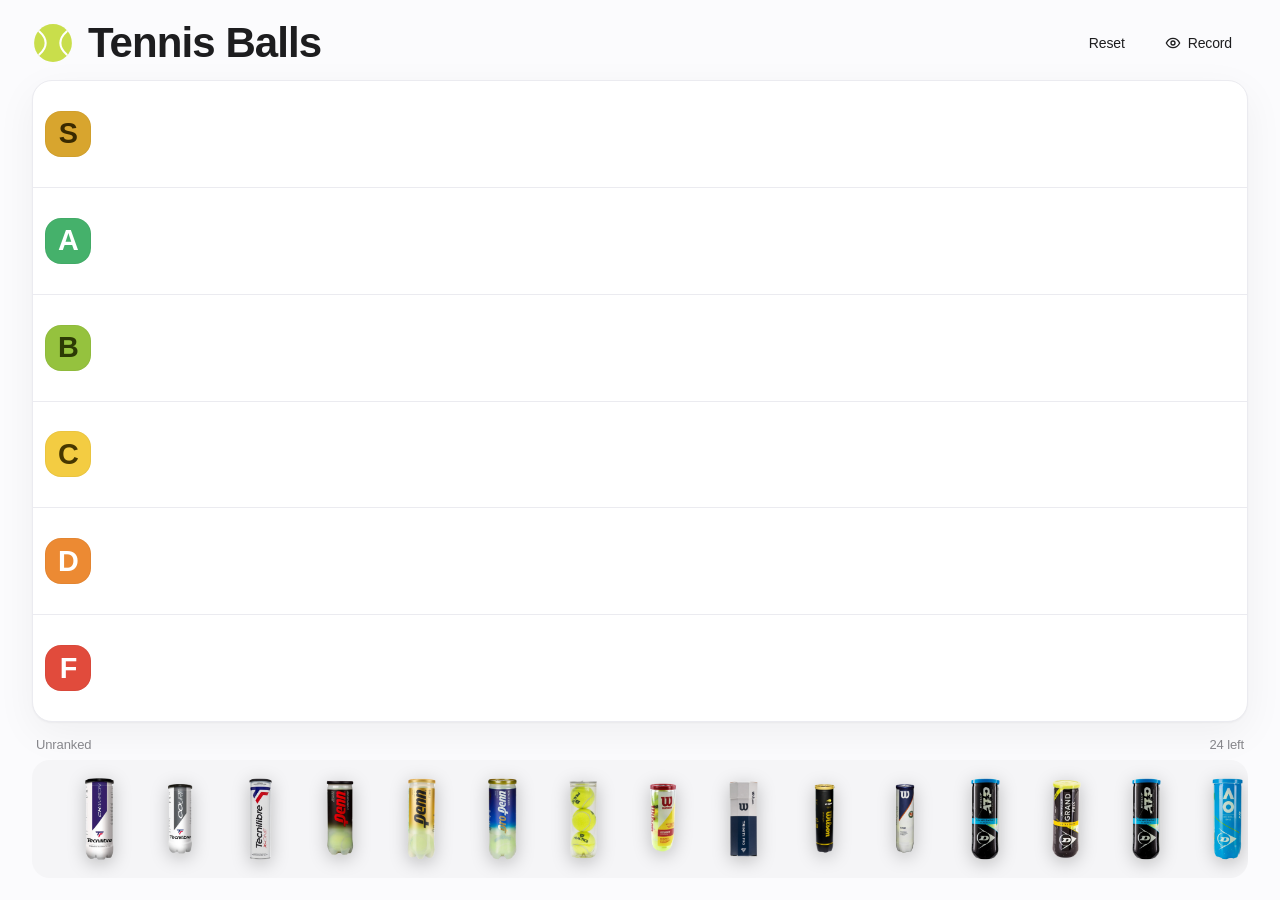
<file: index.html>
<!DOCTYPE html>
<html lang="en">
<head>
<meta charset="UTF-8">
<meta name="viewport" content="width=device-width, initial-scale=1.0">
<title>Tennis Balls</title>
<link rel="icon" href="data:image/svg+xml,%3Csvg xmlns='http://www.w3.org/2000/svg' viewBox='0 0 40 40'%3E%3Ccircle cx='20' cy='20' r='18' fill='%23C9DE4B'/%3E%3Cpath d='M7 9 C15 16 15 24 7 31' fill='none' stroke='%23fff' stroke-width='2' stroke-linecap='round'/%3E%3Cpath d='M33 9 C25 16 25 24 33 31' fill='none' stroke='%23fff' stroke-width='2' stroke-linecap='round'/%3E%3C/svg%3E">
<style>
  :root{
    --bg:#FBFBFD; --ink:#1D1D1F; --ink-2:#86868B; --hair:#EBEBF0;
    --card:#FFFFFF; --tray:#F5F5F7; --blue:#0071E3;
    --s:#D8A52E; --s-ink:#3A2A00;
    --a:#45B16B; --a-ink:#FFFFFF;
    --b:#95C23E; --b-ink:#2C3A05;
    --c:#F3CC42; --c-ink:#463700;
    --d:#EC8A33; --d-ink:#FFFFFF;
    --f:#E14B3C; --f-ink:#FFFFFF;
    --ease:cubic-bezier(.22,.61,.36,1);
    --canH:clamp(62px,9.2vh,112px);
  }
  *{box-sizing:border-box;}
  html,body{margin:0;padding:0;}
  body{
    font-family:-apple-system,BlinkMacSystemFont,"SF Pro Display","SF Pro Text","Segoe UI","Helvetica Neue",Arial,sans-serif;
    background:var(--bg); color:var(--ink); -webkit-font-smoothing:antialiased;
    text-rendering:optimizeLegibility; height:100vh; height:100dvh; overflow:hidden;
  }
  .wrap{max-width:none;width:100%;height:100vh;height:100dvh;margin:0 auto;padding:clamp(14px,2.4vh,24px) clamp(16px,2.5vw,36px);
    display:flex;flex-direction:column;}

  header{display:flex;align-items:center;justify-content:space-between;gap:20px;flex-wrap:wrap;
    flex:0 0 auto;margin-bottom:clamp(10px,1.8vh,18px);}
  .brand{display:flex;align-items:center;gap:14px;min-width:0;}
  .mark{width:42px;height:42px;flex:0 0 auto;}
  #title{font-size:clamp(26px,4vw,42px);font-weight:600;letter-spacing:-.022em;line-height:1;margin:0;outline:none;border-radius:8px;}
  #title:focus{box-shadow:0 0 0 4px rgba(0,113,227,.18);}
  .toolbar{display:flex;align-items:center;gap:8px;flex-wrap:wrap;}
  .btn{font-family:inherit;font-size:14px;font-weight:500;letter-spacing:-.01em;border:none;border-radius:980px;
    cursor:pointer;padding:9px 16px;color:var(--ink);background:transparent;
    transition:background .25s var(--ease),transform .15s var(--ease);display:inline-flex;align-items:center;gap:7px;}
  .btn:hover{background:rgba(0,0,0,.05);}
  .btn:active{transform:scale(.97);}
  .btn.primary{background:var(--ink);color:#fff;}
  .btn.primary:hover{background:#000;}
  .btn svg{width:16px;height:16px;}

  .board{background:var(--card);border:1px solid var(--hair);border-radius:20px;overflow:hidden;
    box-shadow:0 1px 2px rgba(0,0,0,.04),0 12px 40px rgba(0,0,0,.05);
    flex:1 1 auto;min-height:0;display:flex;flex-direction:column;}
  .tier{display:flex;align-items:stretch;gap:12px;padding:8px 12px;border-bottom:1px solid var(--hair);
    flex:1 1 0;min-height:0;}
  .tier:last-child{border-bottom:none;}
  .tile{flex:0 0 auto;width:clamp(46px,5vh,64px);aspect-ratio:1;align-self:center;border-radius:16px;
    display:flex;align-items:center;justify-content:center;font-size:clamp(24px,3.2vh,34px);font-weight:600;
    letter-spacing:-.03em;user-select:none;box-shadow:inset 0 0 0 1px rgba(0,0,0,.04);}
  .tier[data-tier="S"] .tile{background:var(--s);color:var(--s-ink);}
  .tier[data-tier="A"] .tile{background:var(--a);color:var(--a-ink);}
  .tier[data-tier="B"] .tile{background:var(--b);color:var(--b-ink);}
  .tier[data-tier="C"] .tile{background:var(--c);color:var(--c-ink);}
  .tier[data-tier="D"] .tile{background:var(--d);color:var(--d-ink);}
  .tier[data-tier="F"] .tile{background:var(--f);color:var(--f-ink);}
  .items{flex:1 1 auto;align-self:stretch;display:flex;flex-wrap:nowrap;align-items:center;
    gap:10px;min-width:0;overflow-x:auto;overflow-y:hidden;border-radius:12px;
    transition:background .2s var(--ease);scrollbar-width:thin;}
  .items.hot{background:rgba(0,113,227,.07);}

  .tray-wrap{flex:0 0 auto;margin-top:clamp(8px,1.6vh,16px);}
  .tray-label{font-size:13px;font-weight:500;color:var(--ink-2);letter-spacing:-.01em;margin:0 4px 8px;
    display:flex;justify-content:space-between;align-items:baseline;}
  .tray{background:var(--tray);border-radius:18px;padding:14px 22px;display:flex;flex-wrap:nowrap;
    align-items:flex-end;overflow-x:auto;overflow-y:hidden;transition:background .2s var(--ease);
    scrollbar-width:thin;min-height:calc(var(--canH) + 36px);}
  .tray.hot{background:#E9EAF0;}
  .tray:empty::before{content:"All ranked";margin:auto;font-size:14px;font-weight:500;
    color:var(--ink-2);letter-spacing:-.01em;}

  .chip{position:relative;display:inline-flex;align-items:flex-end;justify-content:center;cursor:grab;
    padding:4px;flex:0 0 auto;transition:transform .18s var(--ease);
    touch-action:pan-x;-webkit-user-select:none;user-select:none;}
  .chip img{height:var(--canH);width:auto;display:block;pointer-events:none;user-select:none;
    filter:drop-shadow(0 4px 9px rgba(0,0,0,.24));transition:filter .18s var(--ease);}
  /* Bottom tray: fan the cans into one row, in order, with a light
     overlap so each can stays easy to see and grab. */
  .tray .chip{margin-left:clamp(-20px,-0.8vw,-6px);}
  .tray .chip:first-child{margin-left:0;}
  .chip:hover{transform:translateY(-10px);z-index:20;}
  .chip:hover img{filter:drop-shadow(0 12px 20px rgba(0,0,0,.32));}
  .chip.dragging{opacity:.4;cursor:grabbing;z-index:30;}
  .chip .del{position:absolute;top:0;right:0;width:22px;height:22px;border:none;border-radius:50%;
    background:rgba(0,0,0,.6);color:#fff;font-size:14px;line-height:1;cursor:pointer;padding:0;
    display:none;align-items:center;justify-content:center;backdrop-filter:blur(4px);}
  .chip:hover .del{display:flex;}
  .chip .del:hover{background:rgba(0,0,0,.85);}
  #ghost{position:fixed;z-index:100;pointer-events:none;
    filter:drop-shadow(0 14px 24px rgba(0,0,0,.35));}

  body.clean .toolbar,body.clean .chip .del,body.clean .tray-label .count{display:none;}
  #fab{position:fixed;bottom:22px;right:22px;z-index:40;width:46px;height:46px;border-radius:50%;
    border:1px solid var(--hair);background:#fff;color:var(--ink);box-shadow:0 6px 20px rgba(0,0,0,.14);
    cursor:pointer;display:none;align-items:center;justify-content:center;}
  body.clean #fab{display:flex;}
  #fab svg{width:20px;height:20px;}

  @media (max-width:560px){
    :root{--canH:clamp(48px,7vh,72px);}
    .tier{gap:8px;padding:6px 8px;}
    .tray .chip{margin-left:-16px;}
  }
</style>
</head>
<body>
<div class="wrap">
  <header>
    <div class="brand">
      <svg class="mark" viewBox="0 0 40 40" aria-hidden="true">
        <circle cx="20" cy="20" r="18" fill="#C9DE4B"/>
        <path d="M7 9 C15 16 15 24 7 31" fill="none" stroke="#fff" stroke-width="2" stroke-linecap="round"/>
        <path d="M33 9 C25 16 25 24 33 31" fill="none" stroke="#fff" stroke-width="2" stroke-linecap="round"/>
      </svg>
      <h1 id="title" contenteditable="true" spellcheck="false">Tennis Balls</h1>
    </div>
    <div class="toolbar">
      <button class="btn" id="resetBtn">Reset</button>
      <button class="btn" id="cleanBtn">
        <svg viewBox="0 0 24 24" fill="none" stroke="currentColor" stroke-width="2" stroke-linecap="round" stroke-linejoin="round"><path d="M2 12s3.5-7 10-7 10 7 10 7-3.5 7-10 7-10-7-10-7z"/><circle cx="12" cy="12" r="3"/></svg>
        Record
      </button>
    </div>
  </header>

  <div class="board" id="board">
    <div class="tier" data-tier="S"><div class="tile">S</div><div class="items"></div></div>
    <div class="tier" data-tier="A"><div class="tile">A</div><div class="items"></div></div>
    <div class="tier" data-tier="B"><div class="tile">B</div><div class="items"></div></div>
    <div class="tier" data-tier="C"><div class="tile">C</div><div class="items"></div></div>
    <div class="tier" data-tier="D"><div class="tile">D</div><div class="items"></div></div>
    <div class="tier" data-tier="F"><div class="tile">F</div><div class="items"></div></div>
  </div>

  <div class="tray-wrap">
    <p class="tray-label"><span>Unranked</span><span class="count" id="count"></span></p>
    <div class="tray" id="tray"></div>
  </div>
</div>

<button id="fab" title="Exit recording mode" aria-label="Exit recording mode">
  <svg viewBox="0 0 24 24" fill="none" stroke="currentColor" stroke-width="2" stroke-linecap="round" stroke-linejoin="round"><path d="M2 12s3.5-7 10-7 10 7 10 7-3.5 7-10 7-10-7-10-7z"/><circle cx="12" cy="12" r="3"/><path d="M3 3l18 18"/></svg>
</button>

<script>
const CANS = [
  "tennis%20ball%20pics/1.png",
  "tennis%20ball%20pics/2.png",
  "tennis%20ball%20pics/3.png",
  "tennis%20ball%20pics/4.png",
  "tennis%20ball%20pics/5.png",
  "tennis%20ball%20pics/6.png",
  "tennis%20ball%20pics/7.png",
  "tennis%20ball%20pics/24.png",
  "tennis%20ball%20pics/8.png",
  "tennis%20ball%20pics/9.png",
  "tennis%20ball%20pics/10.png",
  "tennis%20ball%20pics/11.png",
  "tennis%20ball%20pics/12.png",
  "tennis%20ball%20pics/13.png",
  "tennis%20ball%20pics/14.png",
  "tennis%20ball%20pics/15.png",
  "tennis%20ball%20pics/16.png",
  "tennis%20ball%20pics/17.png",
  "tennis%20ball%20pics/18.png",
  "tennis%20ball%20pics/19.png",
  "tennis%20ball%20pics/20.png",
  "tennis%20ball%20pics/21.png",
  "tennis%20ball%20pics/22.png",
  "tennis%20ball%20pics/23.png"
];
(function(){
  "use strict";
  const KEY="tennisBalls.v1";
  const tray=document.getElementById('tray');
  const title=document.getElementById('title');
  const tiers=[...document.querySelectorAll('.tier')];
  let gone=[];   /* ids of removed cans, so removals survive a reload */
  let drag=null;

  function makeChip(id){
    const chip=document.createElement('div'); chip.className='chip'; chip.dataset.id=id;
    const img=document.createElement('img'); img.src=CANS[id]; img.draggable=false; img.alt='';
    const del=document.createElement('button'); del.className='del'; del.type='button'; del.textContent='\u00D7';
    del.title='Remove'; del.addEventListener('click',e=>{e.stopPropagation();gone.push(id);chip.remove();refresh();});
    chip.append(img,del);
    return chip;
  }

  function zoneAt(x,y){
    for(const t of tiers){const r=t.getBoundingClientRect();
      if(x>=r.left&&x<=r.right&&y>=r.top&&y<=r.bottom)return t.querySelector('.items');}
    const r=tray.getBoundingClientRect();
    return x>=r.left&&x<=r.right&&y>=r.top&&y<=r.bottom?tray:null;
  }
  function afterElement(zone,x,y){
    const chips=[...zone.querySelectorAll('.chip:not(.dragging)')];
    let best={d:Infinity,el:null};
    for(const c of chips){const r=c.getBoundingClientRect();
      const dx=x-(r.left+r.width/2),dy=Math.abs(y-(r.top+r.height/2)),d=dy*2+Math.abs(dx);
      if(dx<0&&d<best.d)best={d,el:c};}
    return best.el;
  }
  function clearHot(){document.querySelectorAll('.hot').forEach(z=>z.classList.remove('hot'));}

  /* One drag system for mouse and touch. On touch, a sideways swipe still
     scrolls the tray (touch-action:pan-x); lifting a can starts vertically. */
  document.addEventListener('pointerdown',e=>{
    const chip=e.target.closest('.chip');
    if(!chip||e.target.closest('.del'))return;
    if(e.pointerType==='mouse'&&e.button!==0)return;
    drag={chip,id:e.pointerId,x:e.clientX,y:e.clientY,live:false};
  });
  document.addEventListener('pointermove',e=>{
    if(!drag||e.pointerId!==drag.id)return;
    if(!drag.live){
      const dx=e.clientX-drag.x,dy=e.clientY-drag.y;
      if(e.pointerType==='mouse'?Math.hypot(dx,dy)<=4:Math.abs(dy)<=8)return;
      const img=drag.chip.querySelector('img'),r=img.getBoundingClientRect();
      drag.ox=drag.x-r.left; drag.oy=drag.y-r.top;
      const g=img.cloneNode(); g.id='ghost'; g.style.height=r.height+'px';
      document.body.appendChild(g);
      drag.ghost=g; drag.chip.classList.add('dragging'); drag.live=true;
    }
    drag.ghost.style.left=(e.clientX-drag.ox)+'px';
    drag.ghost.style.top=(e.clientY-drag.oy)+'px';
    clearHot();
    const zone=zoneAt(e.clientX,e.clientY);
    if(zone){zone.classList.add('hot');
      zone.insertBefore(drag.chip,afterElement(zone,e.clientX,e.clientY));}
  });
  function endDrag(){
    if(!drag)return;
    if(drag.live){drag.ghost.remove();drag.chip.classList.remove('dragging');clearHot();refresh();}
    drag=null;
  }
  document.addEventListener('pointerup',endDrag);
  document.addEventListener('pointercancel',endDrag);

  /* The board quietly remembers itself. Reset returns it to factory-fresh. */
  function ids(zone){return[...zone.querySelectorAll('.chip')].map(c=>+c.dataset.id);}
  function save(){
    const zones={};
    tiers.forEach(t=>zones[t.dataset.tier]=ids(t.querySelector('.items')));
    zones.tray=ids(tray);
    try{localStorage.setItem(KEY,JSON.stringify({title:title.textContent,zones,gone}));}catch(e){}
  }
  function restore(){
    let s=null; try{s=JSON.parse(localStorage.getItem(KEY));}catch(e){}
    const placed=new Set();
    if(s&&s.zones){
      if(s.title)title.textContent=s.title;
      gone=(s.gone||[]).filter(id=>CANS[id]);
      gone.forEach(id=>placed.add(id));
      for(const[k,list]of Object.entries(s.zones)){
        const zone=k==='tray'?tray:document.querySelector('.tier[data-tier="'+k+'"] .items');
        if(!zone)continue;
        for(const id of list)if(CANS[id]&&!placed.has(id)){zone.appendChild(makeChip(id));placed.add(id);}
      }
    }
    CANS.forEach((_,id)=>{if(!placed.has(id))tray.appendChild(makeChip(id));});
  }

  function refresh(){
    const n=tray.querySelectorAll('.chip').length;
    document.getElementById('count').textContent=n?n+' left':'';
    save();
  }
  document.getElementById('resetBtn').addEventListener('click',()=>{
    gone=[];
    document.querySelectorAll('.chip').forEach(c=>c.remove());
    CANS.forEach((_,id)=>tray.appendChild(makeChip(id)));
    refresh();
  });
  title.addEventListener('input',save);
  document.getElementById('cleanBtn').addEventListener('click',()=>document.body.classList.add('clean'));
  document.getElementById('fab').addEventListener('click',()=>document.body.classList.remove('clean'));
  restore();
  refresh();
})();
</script>
</body>
</html>
</file>
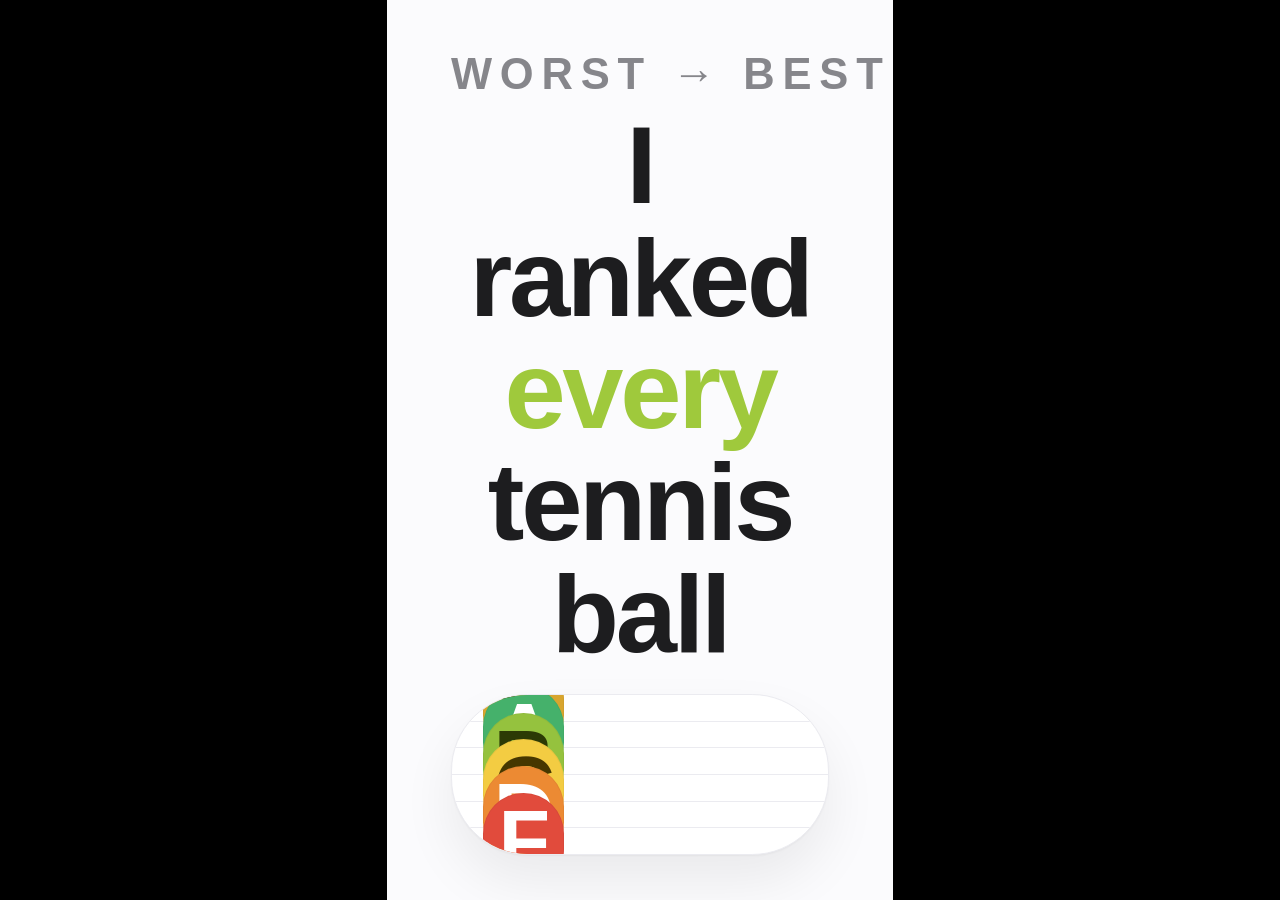
<file: reel.html>
<!DOCTYPE html>
<html lang="en">
<head>
<meta charset="UTF-8">
<meta name="viewport" content="width=device-width, initial-scale=1.0, viewport-fit=cover">
<title>Tennis Balls — Reel</title>
<style>
  :root{
    --bg:#FBFBFD; --ink:#1D1D1F; --ink-2:#86868B; --hair:#EBEBF0;
    --card:#FFFFFF;
    --s:#D8A52E; --s-ink:#3A2A00;
    --a:#45B16B; --a-ink:#FFFFFF;
    --b:#95C23E; --b-ink:#2C3A05;
    --c:#F3CC42; --c-ink:#463700;
    --d:#EC8A33; --d-ink:#FFFFFF;
    --f:#E14B3C; --f-ink:#FFFFFF;
    --ease:cubic-bezier(.22,.61,.36,1);
  }
  *{box-sizing:border-box;}
  html,body{margin:0;padding:0;}
  body{
    font-family:-apple-system,BlinkMacSystemFont,"SF Pro Display","SF Pro Text","Segoe UI","Helvetica Neue",Arial,sans-serif;
    background:#000; color:var(--ink); -webkit-font-smoothing:antialiased;
    overflow:hidden;
  }

  /* 9:16 vertical stage — fills the phone screen, centered for desktop preview */
  .stage{
    position:relative;
    width:100vw; height:100dvh;
    max-width:calc(100dvh * 9 / 16);
    margin:0 auto;
    background:var(--bg);
    overflow:hidden;
    display:flex; flex-direction:column;
    padding:5.5vh 5vw 5vh;
  }

  /* ---- Header ---- */
  header{flex:0 0 auto;text-align:center;margin-bottom:2.6vh;z-index:2;}
  .kicker{font-size:3.4vw;font-weight:600;letter-spacing:.18em;text-transform:uppercase;color:var(--ink-2);margin-bottom:1.2vh;}
  h1{font-size:8.6vw;font-weight:700;letter-spacing:-.03em;line-height:1.02;margin:0;}
  h1 .em{color:#9FC93C;}

  /* ---- Tier board ---- */
  .board{
    flex:1 1 auto; min-height:0; z-index:2;
    background:var(--card);
    border:1px solid var(--hair); border-radius:6vw; overflow:hidden;
    box-shadow:0 1px 2px rgba(0,0,0,.04),0 3vh 6vh rgba(0,0,0,.07);
    display:flex; flex-direction:column;
  }
  .tier{display:flex; align-items:stretch; gap:2.4vw; padding:1.1vh 2.4vw;
    border-bottom:1px solid var(--hair); flex:1 1 0; min-height:0;}
  .tier:last-child{border-bottom:none;}
  .tile{flex:0 0 auto; width:13vw; max-width:9vh; aspect-ratio:1; align-self:center;
    border-radius:3.5vw; display:flex; align-items:center; justify-content:center;
    font-size:6.6vw; font-weight:700; letter-spacing:-.03em; user-select:none;
    box-shadow:inset 0 0 0 1px rgba(0,0,0,.04);}
  .tier[data-tier="S"] .tile{background:var(--s);color:var(--s-ink);}
  .tier[data-tier="A"] .tile{background:var(--a);color:var(--a-ink);}
  .tier[data-tier="B"] .tile{background:var(--b);color:var(--b-ink);}
  .tier[data-tier="C"] .tile{background:var(--c);color:var(--c-ink);}
  .tier[data-tier="D"] .tile{background:var(--d);color:var(--d-ink);}
  .tier[data-tier="F"] .tile{background:var(--f);color:var(--f-ink);}
  .items{flex:1 1 auto; align-self:stretch; display:flex; flex-wrap:nowrap;
    align-items:center; gap:1.4vw; min-width:0; overflow:hidden;}
  .items img{height:7.4vh; width:auto; display:block;
    filter:drop-shadow(0 .6vh 1.2vh rgba(0,0,0,.22));}

  /* ---- Big thrown balls overlay ---- */
  .throws{position:absolute; inset:0; z-index:5; pointer-events:none; overflow:hidden;}
  .throw{position:absolute; will-change:transform,opacity; opacity:0;}
  .throw img{width:100%; height:auto; display:block;
    filter:drop-shadow(0 2vh 4vh rgba(0,0,0,.30));}

  @keyframes pop{
    0%   {opacity:0; transform:translate(-50%,-50%) scale(.3) rotate(var(--r0));}
    18%  {opacity:1; transform:translate(-50%,-50%) scale(1.06) rotate(var(--r1));}
    34%  {opacity:1; transform:translate(-50%,-50%) scale(1) rotate(var(--r1));}
    100% {opacity:0; transform:translate(-50%,-58%) scale(1.18) rotate(var(--r2));}
  }

  /* ---- Outro / end card ---- */
  .outro{position:absolute; inset:0; z-index:9; background:var(--bg);
    display:grid; place-items:center; padding:0 9vw;
    opacity:0; visibility:hidden; transition:opacity .55s var(--ease);}
  .outro.show{opacity:1; visibility:visible;}
  .outro-inner{width:100%; text-align:center;}
  .outro .yt{display:inline-block; width:20vw; height:auto; margin-bottom:3vh;
    filter:drop-shadow(0 1.4vh 3vh rgba(0,0,0,.16));}
  .outro .cta{font-size:5vw; font-weight:600; letter-spacing:-.02em;
    color:var(--ink-2); line-height:1.18; margin-bottom:1.6vh;}
  .outro .handle{font-size:7vw; font-weight:700; letter-spacing:-.03em;
    color:var(--ink); line-height:1.02; white-space:nowrap; margin-bottom:2.4vh;}
  .outro .handle .at{color:#9FC93C;}
  .outro .sub{font-size:4vw; font-weight:500; color:var(--ink-2); letter-spacing:.01em;}
  @keyframes outroRise{
    0%{opacity:0; transform:translateY(2.4vh) scale(.94);}
    100%{opacity:1; transform:translateY(0) scale(1);}
  }
  .outro .pop-in{animation:outroRise .5s var(--ease) both;}
</style>
</head>
<body>
<div class="stage">
  <header>
    <div class="kicker">Worst&nbsp;→&nbsp;Best</div>
    <h1>I ranked <span class="em">every</span><br>tennis ball</h1>
  </header>

  <div class="board" id="board">
    <div class="tier" data-tier="S"><div class="tile">S</div><div class="items"></div></div>
    <div class="tier" data-tier="A"><div class="tile">A</div><div class="items"></div></div>
    <div class="tier" data-tier="B"><div class="tile">B</div><div class="items"></div></div>
    <div class="tier" data-tier="C"><div class="tile">C</div><div class="items"></div></div>
    <div class="tier" data-tier="D"><div class="tile">D</div><div class="items"></div></div>
    <div class="tier" data-tier="F"><div class="tile">F</div><div class="items"></div></div>
  </div>

  <div class="throws" id="throws"></div>

  <div class="outro" id="outro">
    <div class="outro-inner">
      <svg class="yt pop-in" viewBox="0 0 90 64" aria-hidden="true">
        <rect width="90" height="64" rx="16" fill="#FF0033"/>
        <path d="M36 20 L62 32 L36 44 Z" fill="#fff"/>
      </svg>
      <div class="cta pop-in">Full ranking on&nbsp;YouTube</div>
      <div class="handle pop-in"><span class="at">@</span>scottplaystennis</div>
      <div class="sub pop-in">Subscribe for the full video&nbsp;→</div>
    </div>
  </div>
</div>

<script>
const CANS = [
  "tennis%20ball%20pics/1.png","tennis%20ball%20pics/2.png","tennis%20ball%20pics/3.png",
  "tennis%20ball%20pics/4.png","tennis%20ball%20pics/5.png","tennis%20ball%20pics/6.png",
  "tennis%20ball%20pics/7.png","tennis%20ball%20pics/24.png","tennis%20ball%20pics/8.png",
  "tennis%20ball%20pics/9.png","tennis%20ball%20pics/10.png","tennis%20ball%20pics/11.png",
  "tennis%20ball%20pics/12.png","tennis%20ball%20pics/13.png","tennis%20ball%20pics/14.png",
  "tennis%20ball%20pics/15.png","tennis%20ball%20pics/16.png","tennis%20ball%20pics/17.png",
  "tennis%20ball%20pics/18.png","tennis%20ball%20pics/19.png","tennis%20ball%20pics/20.png",
  "tennis%20ball%20pics/21.png","tennis%20ball%20pics/22.png","tennis%20ball%20pics/23.png"
];

(function(){
  "use strict";

  // ---- Empty chart: tier rows stay blank; balls only get tossed on top. ----

  // ---- Big tennis balls thrown on randomly, then fade away ----
  const throws=document.getElementById('throws');
  const rand=(a,b)=>a+Math.random()*(b-a);
  const pick=arr=>arr[Math.floor(Math.random()*arr.length)];

  const DIADEM="tennis%20ball%20pics/23.png";   // Diadem Premier — featured ball

  function toss(src){
    const wrap=document.createElement('div');
    wrap.className='throw';
    const img=document.createElement('img');
    img.src=src||pick(CANS); img.alt='';
    wrap.appendChild(img);

    // random size (big), random position anywhere on screen
    const size=rand(34,58);                 // % of stage width
    wrap.style.width=size+'vw';
    wrap.style.left=rand(8,92)+'%';
    wrap.style.top=rand(10,90)+'%';

    // random rotation start / settle / drift
    wrap.style.setProperty('--r0',rand(-40,40)+'deg');
    wrap.style.setProperty('--r1',rand(-14,14)+'deg');
    wrap.style.setProperty('--r2',rand(-30,30)+'deg');

    const dur=rand(1700,2600);
    wrap.style.animation='pop '+dur+'ms var(--ease) forwards';

    throws.appendChild(wrap);
    setTimeout(()=>wrap.remove(),dur+80);
  }

  // Stagger the tosses so a few overlap on screen at once.
  let tossing=true;
  function loop(){
    if(!tossing) return;
    toss();
    setTimeout(loop,rand(420,820));
  }
  // small head start so the chart is visible first, then feature the
  // Diadem ball up front and again midway so it always shows clearly.
  setTimeout(()=>toss(DIADEM),500);
  setTimeout(()=>toss(DIADEM),7000);
  setTimeout(loop,1100);

  // Stop the tosses and fade in the YouTube end card for the final stretch.
  setTimeout(()=>{tossing=false;},12200);
  setTimeout(()=>document.getElementById('outro').classList.add('show'),12300);
})();
</script>
</body>
</html>
</file>
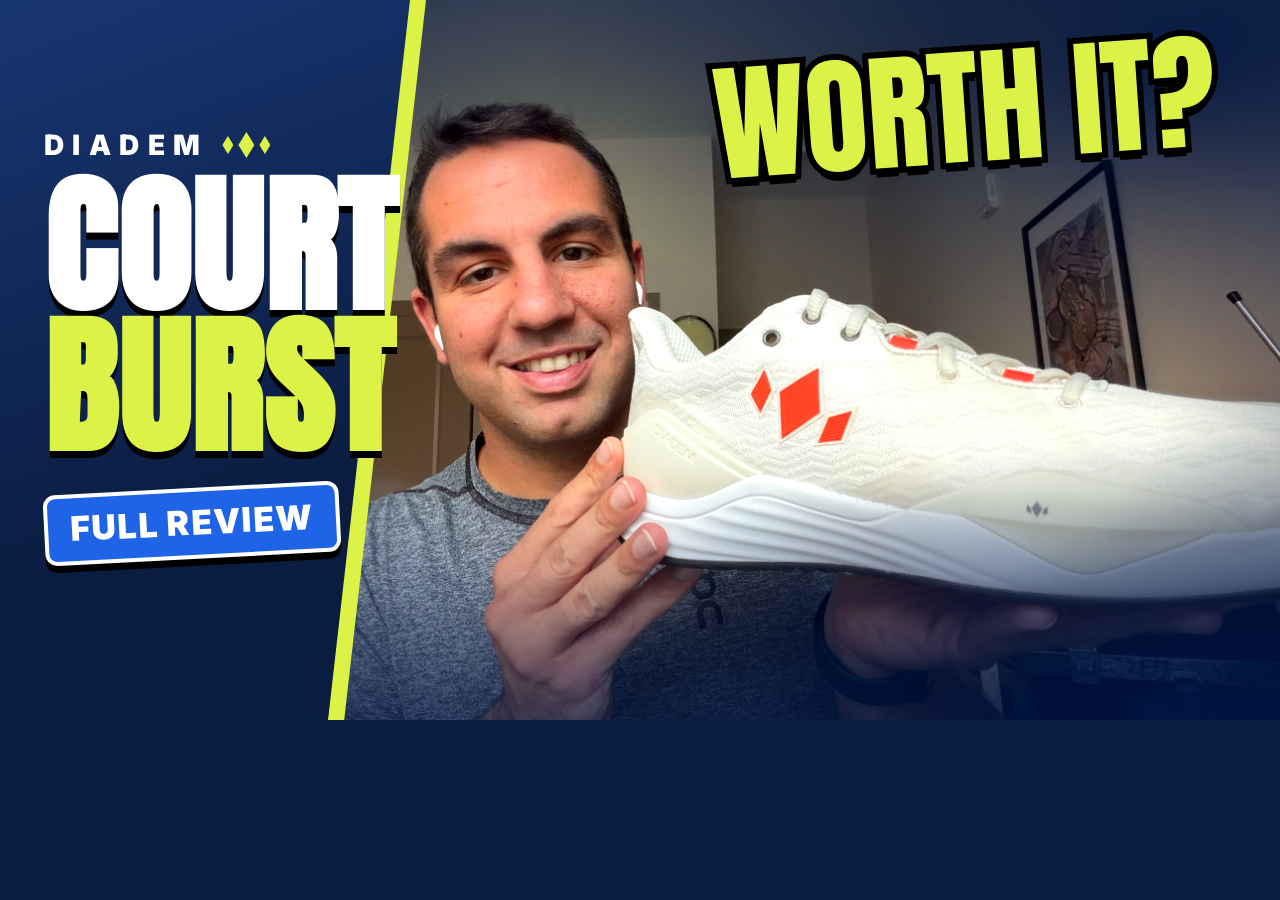
<file: thumbnail/thumbnail.html>
<!DOCTYPE html>
<html lang="en">
<head>
<meta charset="UTF-8">
<title>Court Burst Thumbnail</title>
<style>
  @font-face{font-family:"Anton";src:url("fonts/Anton.woff2") format("woff2");font-weight:400;}
  @font-face{font-family:"Inter";src:url("fonts/Inter-Black.woff2") format("woff2");font-weight:900;}
  :root{
    /* Channel palette, shared with the earlier covers */
    --navy:#0A1C40;
    --navy-2:#183672;
    --optic:#DDF247;
    --blue:#1F63E6;
    --white:#FFFFFF;
    --ink:#000000;
  }
  *{box-sizing:border-box;margin:0;padding:0;}
  html,body{width:1280px;height:720px;overflow:hidden;background:var(--navy);}
  .thumb{position:relative;width:1280px;height:720px;overflow:hidden;background:var(--navy);}

  /* Photo: full frame, nudged right so the panel clears the face */
  .photo{
    position:absolute;top:0;left:0;height:720px;width:1280px;
    background:url("photo-smile.jpg") no-repeat;
    background-size:1279px 720px;
    background-position:24px 0;
    filter:contrast(1.1) saturate(1.1) brightness(1.03);
  }
  .photo::after{ /* navy vignette, cools the warm room light */
    content:"";position:absolute;inset:0;
    background:
      radial-gradient(ellipse 50% 45% at 92% 8%, rgba(10,28,64,.85), transparent 100%),
      radial-gradient(ellipse 55% 40% at 95% 100%, rgba(10,28,64,.9), transparent 100%),
      radial-gradient(ellipse 70% 80% at 60% 50%, transparent 45%, rgba(10,28,64,.75) 100%),
      linear-gradient(to bottom, rgba(10,28,64,.35), transparent 28%, transparent 68%, rgba(10,28,64,.55));
  }

  /* Dark slanted panel on the left */
  .panel{
    position:absolute;top:0;left:0;height:720px;width:410px;
    background:linear-gradient(160deg, var(--navy-2) 0%, var(--navy) 70%);
    clip-path:polygon(0 0, 100% 0, 80% 100%, 0 100%);
  }
  .stripe{
    position:absolute;top:0;left:0;height:720px;width:426px;
    background:var(--optic);
    clip-path:polygon(95.5% 0, 100% 0, 80.8% 100%, 76.9% 100%);
  }

  .copy{position:absolute;left:44px;top:128px;width:340px;}
  .brand{
    font-family:"Inter",sans-serif;font-weight:900;font-size:28px;letter-spacing:.3em;
    color:var(--white);display:flex;align-items:center;gap:14px;
  }
  .gems{display:flex;gap:5px;align-items:center;}
  .gem{width:16px;height:26px;background:var(--optic);clip-path:polygon(50% 0,100% 50%,50% 100%,0 50%);}
  .gem.sm{width:11px;height:18px;}
  .title{
    font-family:"Anton",sans-serif;color:var(--white);text-transform:uppercase;
    font-size:150px;line-height:.94;letter-spacing:.01em;margin-top:14px;
    text-shadow:0 7px 0 var(--ink);
  }
  .title .burst{color:var(--optic);}
  .tag{
    display:inline-block;margin-top:30px;padding:10px 22px 12px;
    background:var(--blue);color:var(--white);border:4px solid var(--white);border-radius:12px;
    font-family:"Inter",sans-serif;font-weight:900;font-size:34px;letter-spacing:.04em;
    transform:rotate(-3deg);box-shadow:0 7px 0 var(--ink);
  }

  /* Hook text in the empty ceiling space above the shoe */
  .hook{
    position:absolute;right:64px;top:44px;
    font-family:"Anton",sans-serif;font-size:128px;line-height:1;color:var(--optic);
    text-transform:uppercase;transform:rotate(-4deg);
    -webkit-text-stroke:12px var(--ink);paint-order:stroke fill;
    text-shadow:0 9px 0 var(--ink);
  }
</style>
</head>
<body>
  <div class="thumb">
    <div class="photo"></div>
    <div class="stripe"></div>
    <div class="panel"></div>
    <div class="copy">
      <div class="brand">DIADEM
        <span class="gems"><span class="gem sm"></span><span class="gem"></span><span class="gem sm"></span></span>
      </div>
      <h1 class="title">Court<br><span class="burst">Burst</span></h1>
      <div class="tag">FULL REVIEW</div>
    </div>
    <div class="hook">Worth it?</div>
  </div>
</body>
</html>
</file>
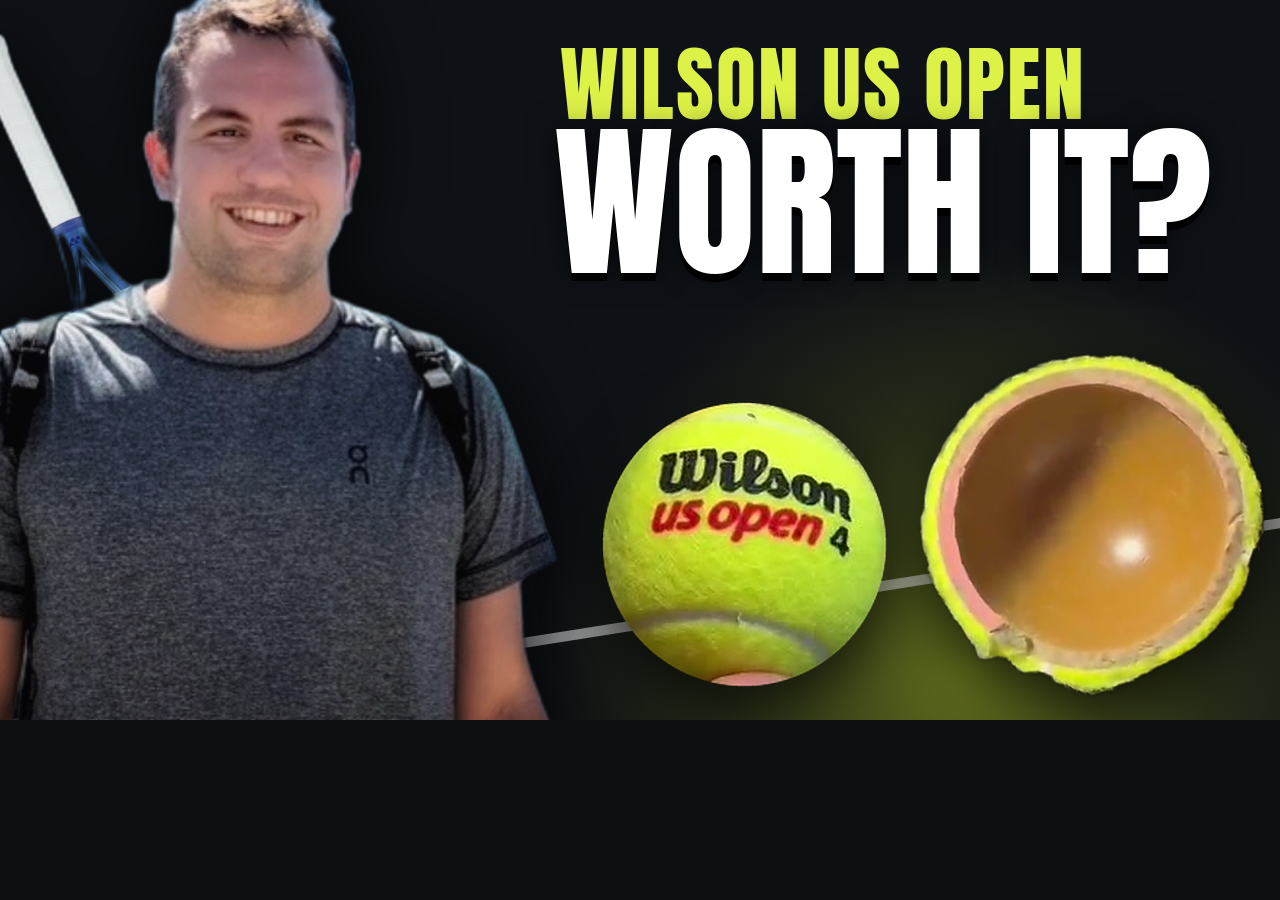
<file: thumbnails/wilson-us-open/option-a-worth-it.html>
<!doctype html><html><head><meta charset="utf-8"><link rel="stylesheet" href="base.css">
<style>
.t{background:#0e1116}
.glow{left:520px;top:220px;width:900px;height:900px;border-radius:50%;
  background:radial-gradient(circle,rgba(217,242,39,.42) 0%,rgba(217,242,39,.12) 38%,rgba(217,242,39,0) 68%)}
.line{left:-200px;top:610px;width:1800px;height:10px;background:rgba(255,255,255,.55);transform:rotate(-9deg)}
.scott{left:-125px;bottom:-70px;height:820px;filter:drop-shadow(0 0 40px rgba(0,0,0,.8))}
.h1{left:560px;top:44px;font-size:82px;line-height:1;color:#DDF247;letter-spacing:2px}
.h2{left:554px;top:118px;font-size:168px;white-space:nowrap;line-height:1;color:#fff;text-shadow:0 8px 0 #000,0 0 30px rgba(0,0,0,.6)}
.ball{left:600px;top:400px;width:290px;filter:drop-shadow(0 20px 30px rgba(0,0,0,.7))}
.half{left:910px;top:350px;width:360px;transform:rotate(-8deg);filter:drop-shadow(0 20px 30px rgba(0,0,0,.7))}
.vs{left:872px;top:470px;font-size:44px;color:#E0312E;font-family:"Archivo Black";transform:rotate(-8deg);text-shadow:0 3px 0 #000}
</style></head><body><div class="t">
<div class="abs glow"></div>
<div class="abs line"></div>
<img class="abs scott" src="assets/scott.png">
<div class="abs h1">WILSON US OPEN</div>
<div class="abs h2">WORTH IT?</div>
<img class="abs ball" src="assets/ball.png">
<img class="abs half" src="assets/half.png">
</div></body></html>
</file>
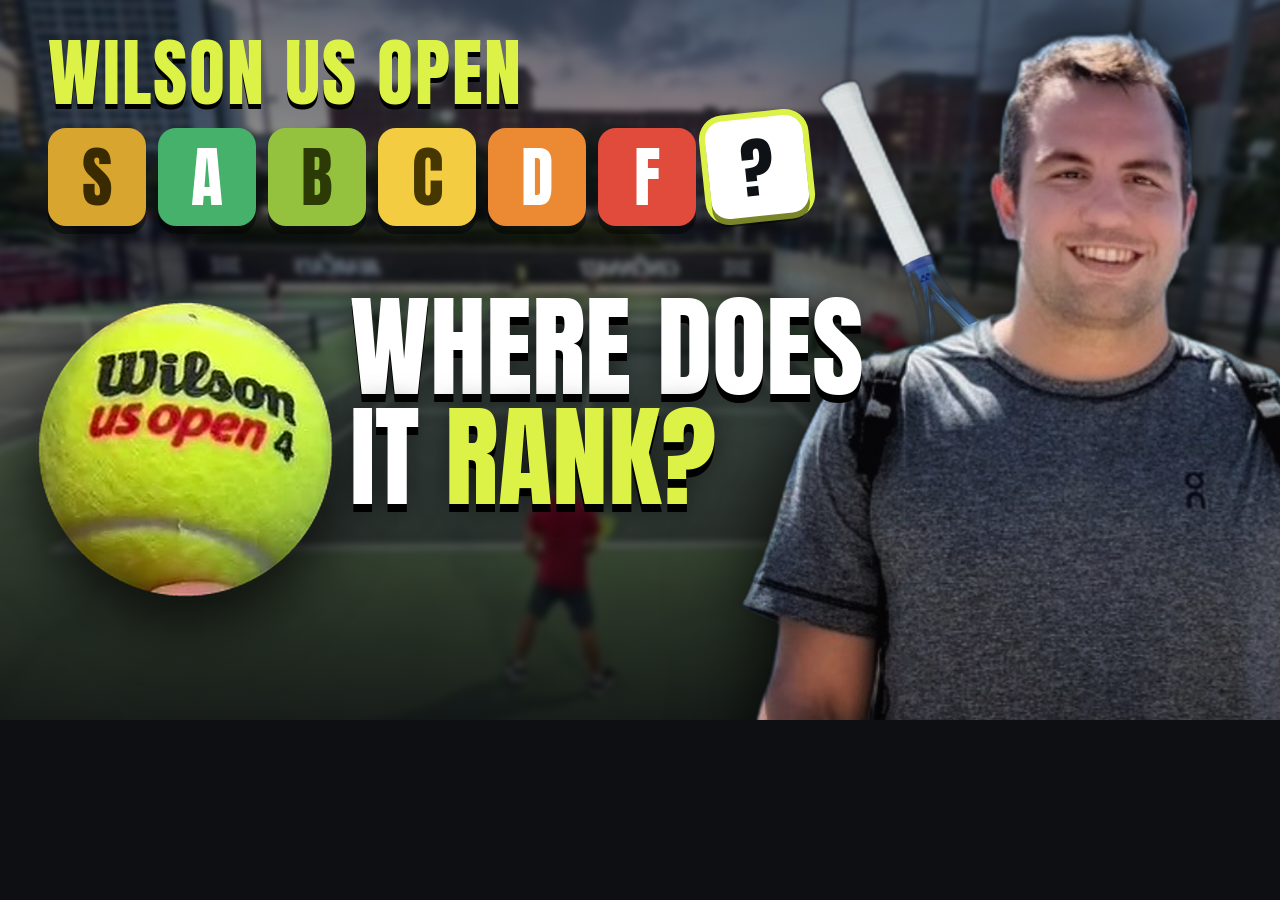
<file: thumbnails/wilson-us-open/option-b-rank.html>
<!doctype html><html><head><meta charset="utf-8"><link rel="stylesheet" href="base.css">
<style>
.bg{left:-30px;top:-30px;width:1340px;height:780px;background:url(assets/court-flipped.jpg) center/cover;filter:blur(3px) saturate(1.1)}
.shade{left:0;top:0;width:1280px;height:720px;background:linear-gradient(180deg,rgba(8,10,14,.55) 0%,rgba(8,10,14,.35) 45%,rgba(8,10,14,.85) 100%)}
.scott{left:735px;bottom:-80px;height:780px;filter:drop-shadow(0 0 40px rgba(0,0,0,.9))}
.h1{left:48px;top:36px;font-size:74px;line-height:1;color:#DDF247;letter-spacing:2px;text-shadow:0 5px 0 #000}
.row{left:48px;top:128px;display:flex;gap:12px}
.tile{width:98px;height:98px;border-radius:18px;display:flex;align-items:center;justify-content:center;font-size:66px;box-shadow:0 8px 0 rgba(0,0,0,.45)}
.q{background:#fff;color:#0e1116;transform:translateY(-10px) rotate(-6deg);box-shadow:0 8px 0 rgba(0,0,0,.45),0 0 0 6px #DDF247}
.ball{left:36px;top:300px;width:300px;filter:drop-shadow(0 24px 30px rgba(0,0,0,.75))}
.h2{left:350px;top:292px;font-size:112px;line-height:.98;color:#fff;text-shadow:0 8px 0 #000,0 0 30px rgba(0,0,0,.6)}
.h2 span{color:#DDF247}
</style></head><body><div class="t">
<div class="abs bg"></div><div class="abs shade"></div>
<img class="abs scott" src="assets/scott.png">
<div class="abs h1">WILSON US OPEN</div>
<div class="abs row">
 <div class="tile" style="background:#D8A52E;color:#3A2A00">S</div>
 <div class="tile" style="background:#45B16B;color:#fff">A</div>
 <div class="tile" style="background:#95C23E;color:#2C3A05">B</div>
 <div class="tile" style="background:#F3CC42;color:#463700">C</div>
 <div class="tile" style="background:#EC8A33;color:#fff">D</div>
 <div class="tile" style="background:#E14B3C;color:#fff">F</div>
 <div class="tile q">?</div>
</div>
<img class="abs ball" src="assets/ball.png">
<div class="abs h2">WHERE DOES<br>IT <span>RANK?</span></div>
</div></body></html>
</file>
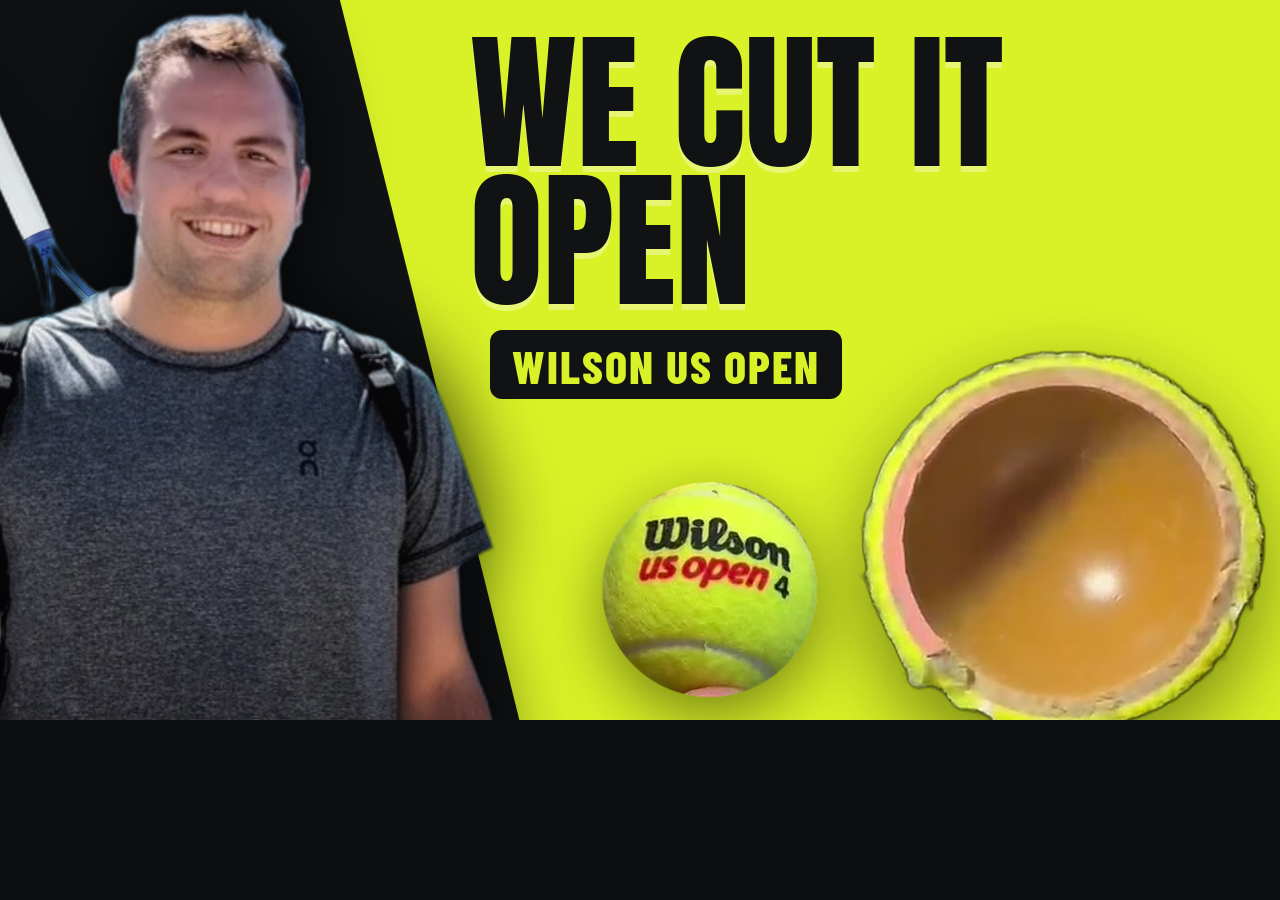
<file: thumbnails/wilson-us-open/option-c-cut-open.html>
<!doctype html><html><head><meta charset="utf-8"><link rel="stylesheet" href="base.css">
<style>
.t{background:#101214}
.band{left:400px;top:-200px;width:1400px;height:1200px;background:#D9F227;transform:rotate(-14deg);transform-origin:top left;left:290px}
.scott{left:-140px;bottom:-40px;height:760px;filter:drop-shadow(0 0 40px rgba(0,0,0,.8))}
.h2{left:470px;top:34px;font-size:150px;white-space:nowrap;line-height:.92;color:#101214;text-shadow:0 6px 0 rgba(255,255,255,.35)}
.pill{left:490px;top:330px;background:#101214;color:#D9F227;font-family:"Barlow Condensed";font-weight:800;font-size:46px;letter-spacing:2px;padding:8px 22px 6px;border-radius:12px}
.half{left:850px;top:345px;width:420px;filter:drop-shadow(0 30px 40px rgba(0,0,0,.45))}
.ball{left:600px;top:480px;width:220px;filter:drop-shadow(0 20px 30px rgba(0,0,0,.45))}
</style></head><body><div class="t">
<div class="abs band"></div>
<img class="abs scott" src="assets/scott.png">
<div class="abs h2">WE CUT IT<br>OPEN</div>
<div class="abs pill">WILSON US OPEN</div>
<img class="abs ball" src="assets/ball.png">
<img class="abs half" src="assets/half.png">
</div></body></html>
</file>
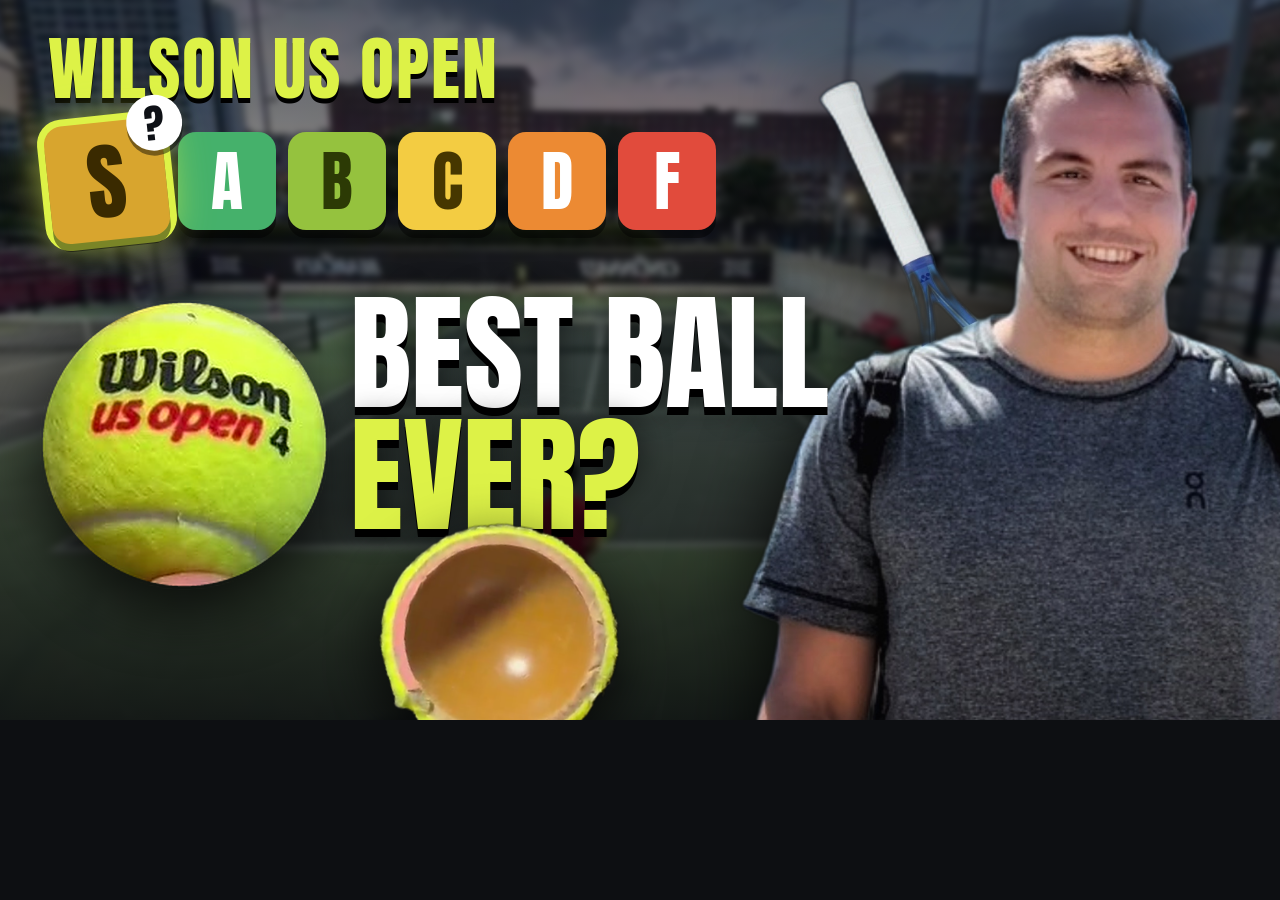
<file: thumbnails/wilson-us-open/option-d-best-ball.html>
<!doctype html><html><head><meta charset="utf-8"><link rel="stylesheet" href="base.css">
<style>
.bg{left:-30px;top:-30px;width:1340px;height:780px;background:url(assets/court-flipped.jpg) center/cover;filter:blur(3px) saturate(1.1)}
.shade{left:0;top:0;width:1280px;height:720px;background:linear-gradient(180deg,rgba(8,10,14,.6) 0%,rgba(8,10,14,.4) 45%,rgba(8,10,14,.88) 100%)}
.scott{left:735px;bottom:-80px;height:780px;filter:drop-shadow(0 0 40px rgba(0,0,0,.9))}
.h1{left:48px;top:34px;font-size:70px;line-height:1;color:#DDF247;letter-spacing:2px;text-shadow:0 5px 0 #000}
.row{left:48px;top:122px;display:flex;gap:12px;align-items:center}
.tile{width:98px;height:98px;border-radius:18px;display:flex;align-items:center;justify-content:center;font-size:66px;box-shadow:0 8px 0 rgba(0,0,0,.45)}
.tile.s{width:118px;height:118px;font-size:84px;transform:rotate(-6deg);box-shadow:0 8px 0 rgba(0,0,0,.45),0 0 0 7px #DDF247,0 0 40px rgba(221,242,71,.8)}
.badge{position:absolute;right:-22px;top:-22px;width:56px;height:56px;border-radius:50%;background:#fff;color:#0e1116;font-size:40px;display:flex;align-items:center;justify-content:center;box-shadow:0 5px 0 rgba(0,0,0,.45)}
.ball{left:40px;top:300px;width:290px;filter:drop-shadow(0 24px 30px rgba(0,0,0,.75))}
.h2{left:350px;top:292px;font-size:128px;line-height:.95;color:#fff;text-shadow:0 8px 0 #000,0 0 30px rgba(0,0,0,.6);white-space:nowrap}
.h2 span{color:#DDF247}
.half{left:372px;top:520px;width:250px;transform:rotate(10deg);filter:drop-shadow(0 20px 30px rgba(0,0,0,.75))}
</style></head><body><div class="t">
<div class="abs bg"></div><div class="abs shade"></div>
<img class="abs scott" src="assets/scott.png">
<div class="abs h1">WILSON US OPEN</div>
<div class="abs row">
 <div class="tile s" style="background:#D8A52E;color:#3A2A00;position:relative">S<div class="badge">?</div></div>
 <div class="tile" style="background:#45B16B;color:#fff">A</div>
 <div class="tile" style="background:#95C23E;color:#2C3A05">B</div>
 <div class="tile" style="background:#F3CC42;color:#463700">C</div>
 <div class="tile" style="background:#EC8A33;color:#fff">D</div>
 <div class="tile" style="background:#E14B3C;color:#fff">F</div>
</div>
<img class="abs ball" src="assets/ball.png">
<div class="abs h2">BEST BALL<br><span>EVER?</span></div>
<img class="abs half" src="assets/half.png">
</div></body></html>
</file>
<file: thumbnails/wilson-us-open/base.css>
@font-face{font-family:"Anton";src:url("fonts/Anton.ttf");}
@font-face{font-family:"Archivo Black";src:url("fonts/ArchivoBlack.ttf");}
@font-face{font-family:"Barlow Condensed";src:url("fonts/BarlowCondensed.ttf");font-weight:800;}
*{box-sizing:border-box;margin:0;padding:0}
html,body{width:1280px;height:720px;overflow:hidden;background:#0d0f12}
.t{position:relative;width:1280px;height:720px;overflow:hidden;font-family:"Anton","Archivo Black",Impact,sans-serif;color:#fff}
.abs{position:absolute}
.stroke{-webkit-text-stroke:0;text-shadow:0 6px 0 #000,0 0 24px rgba(0,0,0,.6)}
</file>
